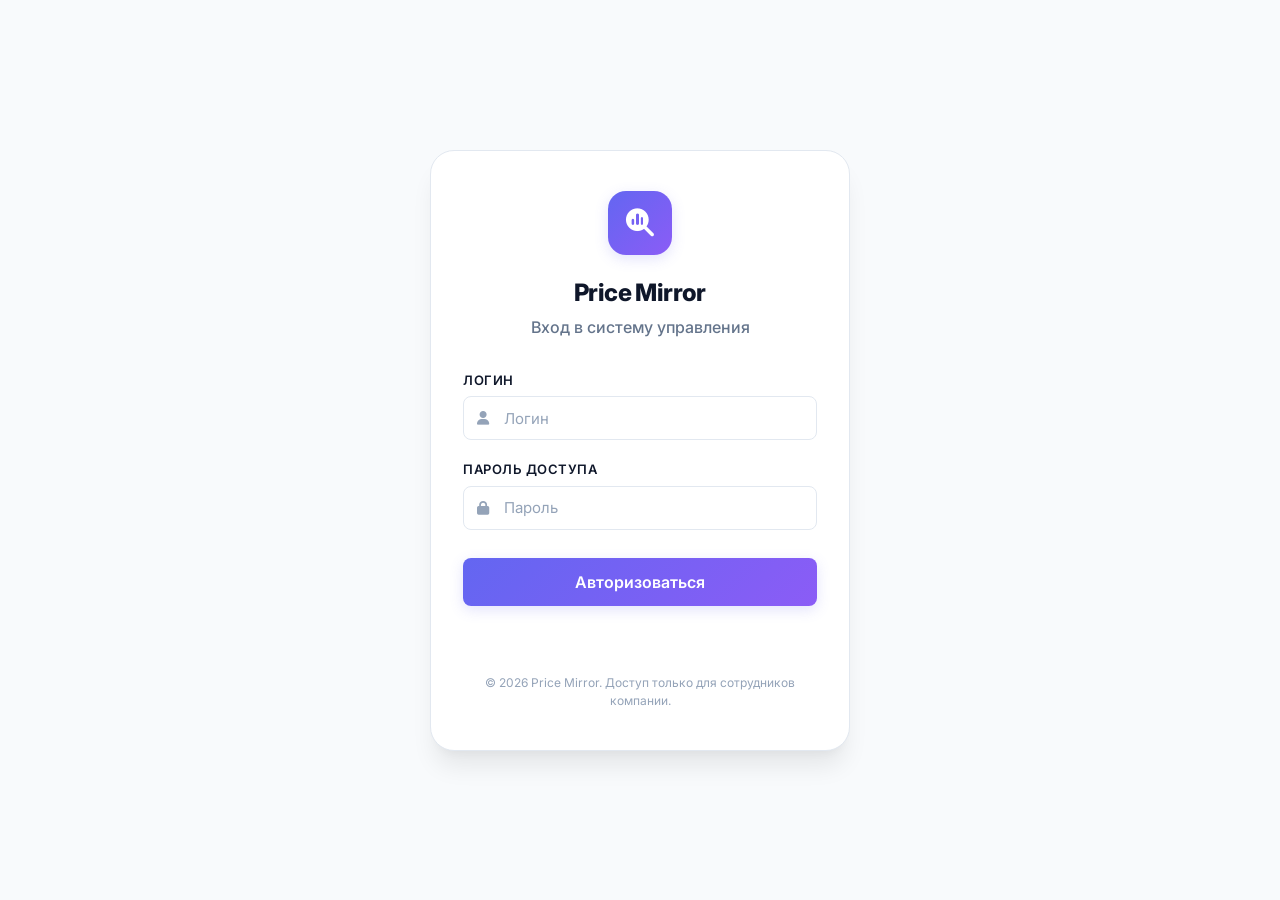
<file: templates/login.html>
<!DOCTYPE html>
<html lang="ru">
<head>
    <meta charset="UTF-8">
    <meta name="viewport" content="width=device-width, initial-scale=1.0">
    <title>Вход | Price Mirror</title>
    <link rel="stylesheet" href="/static/style.css">
    <link rel="stylesheet" href="https://cdnjs.cloudflare.com/ajax/libs/font-awesome/6.4.0/css/all.min.css">
</head>
<body class="auth-page">
    <div class="auth-card">
        <div class="auth-icon">
            <i class="fa-solid fa-magnifying-glass-chart"></i>
        </div>
        <h1 class="auth-title">Price Mirror</h1>
        <p class="auth-subtitle">Вход в систему управления</p>
        
        <form id="loginForm">
            <div class="form-group" style="text-align:left">
                <label class="form-label text-muted uppercase text-xs">Логин</label>
                <div class="form-input-icon">
                    <i class="fa-solid fa-user"></i>
                    <input class="form-input" type="text" id="username" name="username" placeholder="Логин" required autocomplete="username">
                </div>
            </div>

            <div class="form-group" style="text-align:left">
                <label class="form-label text-muted uppercase text-xs">Пароль доступа</label>
                <div class="form-input-icon">
                    <i class="fa-solid fa-lock"></i>
                    <input class="form-input" type="password" id="password" name="password" placeholder="Пароль" required autocomplete="current-password">
                </div>
            </div>

            <button type="submit" class="btn btn-primary btn-lg w-full" style="margin-top:8px">
                Авторизоваться
            </button>
        </form>

        <div id="loginMsg" aria-live="polite"></div>
        
        <div class="auth-footer">
            &copy; 2026 Price Mirror. Доступ только для сотрудников компании.
        </div>
    </div>

    <script>
        document.getElementById('loginForm').addEventListener('submit', async (e) => {
            e.preventDefault();
            const username = document.getElementById('username').value;
            const password = document.getElementById('password').value;
            const msgEl = document.getElementById('loginMsg');
            
            try {
                const formData = new FormData();
                formData.append('username', username);
                formData.append('password', password);
                
                const response = await fetch('/api/login', {
                    method: 'POST',
                    body: formData
                });
                
                const data = await response.json();
                if (response.ok) {
                    window.location.href = '/';
                } else if (response.status === 429) {
                    msgEl.innerText = data.message || 'Слишком много попыток. Подождите 5 минут.';
                } else {
                    msgEl.innerText = data.message || 'Неверный пароль доступа';
                }
            } catch (err) {
                console.error(err);
                msgEl.innerText = 'Сбой подключения к серверу';
            }
        });
    </script>
</body>
</html>
</file>
<file: static/style.css>
/* ============================================================
   Price Mirror — Design System v2
   8px grid · Inter · Light/Dark · WCAG 2.1 AA
   ============================================================ */
@import url('https://fonts.googleapis.com/css2?family=Inter:wght@400;500;600;700;800&display=swap');

/* ---- Design Tokens ---- */
:root {
    /* --- Color Palette --- */
    --c-indigo-50:  #eef2ff; --c-indigo-100: #e0e7ff; --c-indigo-200: #c7d2fe;
    --c-indigo-500: #6366f1; --c-indigo-600: #4f46e5; --c-indigo-700: #4338ca;
    --c-violet-500: #8b5cf6; --c-violet-600: #7c3aed;
    --c-emerald-500:#10b981; --c-emerald-600:#059669; --c-emerald-50:#ecfdf5;
    --c-red-500:    #ef4444; --c-red-600:    #dc2626; --c-red-50:    #fef2f2;
    --c-amber-500:  #f59e0b; --c-amber-600:  #d97706; --c-amber-50:  #fffbeb;
    --c-cyan-500:   #06b6d4; --c-cyan-50:    #ecfeff;
    --c-slate-50:   #f8fafc; --c-slate-100:  #f1f5f9; --c-slate-200: #e2e8f0;
    --c-slate-300:  #cbd5e1; --c-slate-400:  #94a3b8; --c-slate-500: #64748b;
    --c-slate-600:  #475569; --c-slate-700:  #334155; --c-slate-800: #1e293b;
    --c-slate-900:  #0f172a; --c-slate-950:  #020617;

    /* --- Semantic Tokens (Light) --- */
    --primary:          var(--c-indigo-500);
    --primary-hover:    var(--c-indigo-600);
    --primary-active:   var(--c-indigo-700);
    --primary-ghost:    var(--c-indigo-50);
    --secondary:        var(--c-violet-500);
    --success:          var(--c-emerald-500);
    --success-bg:       var(--c-emerald-50);
    --danger:           var(--c-red-500);
    --danger-bg:        var(--c-red-50);
    --warning:          var(--c-amber-500);
    --warning-bg:       var(--c-amber-50);
    --accent:           var(--c-cyan-500);

    --bg-canvas:        var(--c-slate-50);
    --bg-surface:       #ffffff;
    --bg-surface-hover: var(--c-slate-50);
    --bg-elevated:      #ffffff;
    --bg-sidebar:       #ffffff;

    --text-primary:     var(--c-slate-900);
    --text-secondary:   var(--c-slate-500);
    --text-tertiary:    var(--c-slate-400);
    --text-on-primary:  #ffffff;
    --text-on-danger:   #b91c1c;

    --border:           var(--c-slate-200);
    --border-focus:     var(--c-indigo-200);
    --border-hover:     var(--c-slate-300);

    --shadow-xs:   0 1px 2px rgb(0 0 0/.05);
    --shadow-sm:   0 1px 3px rgb(0 0 0/.06), 0 1px 2px rgb(0 0 0/.04);
    --shadow-md:   0 4px 6px -1px rgb(0 0 0/.07), 0 2px 4px -2px rgb(0 0 0/.05);
    --shadow-lg:   0 10px 15px -3px rgb(0 0 0/.08), 0 4px 6px -4px rgb(0 0 0/.04);
    --shadow-xl:   0 20px 25px -5px rgb(0 0 0/.08), 0 8px 10px -6px rgb(0 0 0/.04);
    --shadow-card: 0 1px 3px rgb(0 0 0/.04), 0 1px 2px rgb(0 0 0/.02);
    --shadow-primary: 0 4px 14px rgb(99 102 241/.18);

    --radius-xs:  4px;  --radius-sm:  6px;  --radius-md:  8px;
    --radius-lg: 12px;  --radius-xl: 16px;  --radius-2xl: 24px;
    --radius-full: 9999px;

    --font: 'Inter', system-ui, -apple-system, sans-serif;
    --transition-fast: 150ms cubic-bezier(.4,0,.2,1);
    --transition-base: 200ms cubic-bezier(.4,0,.2,1);
    --transition-slow: 300ms cubic-bezier(.4,0,.2,1);
    --primary-gradient: linear-gradient(135deg, var(--c-indigo-500), var(--c-violet-500));
}

/* ---- Dark Mode ---- */
[data-theme="dark"] {
    --bg-canvas:        var(--c-slate-950);
    --bg-surface:       var(--c-slate-900);
    --bg-surface-hover: var(--c-slate-800);
    --bg-elevated:      var(--c-slate-800);
    --bg-sidebar:       var(--c-slate-900);

    --text-primary:     var(--c-slate-100);
    --text-secondary:   var(--c-slate-400);
    --text-tertiary:    var(--c-slate-500);

    --border:           var(--c-slate-700);
    --border-focus:     var(--c-indigo-500);
    --border-hover:     var(--c-slate-600);

    --primary-ghost:    rgba(99,102,241,.12);
    --success-bg:       rgba(16,185,129,.12);
    --danger-bg:        rgba(239,68,68,.12);
    --warning-bg:       rgba(245,158,11,.12);

    --shadow-xs:   0 1px 2px rgb(0 0 0/.2);
    --shadow-sm:   0 1px 3px rgb(0 0 0/.25);
    --shadow-md:   0 4px 6px rgb(0 0 0/.3);
    --shadow-lg:   0 10px 15px rgb(0 0 0/.3);
    --shadow-xl:   0 20px 25px rgb(0 0 0/.35);
    --shadow-card: 0 1px 3px rgb(0 0 0/.15);
    --shadow-primary: 0 4px 14px rgb(99 102 241/.25);
}

/* ---- Reset & Base ---- */
*, *::before, *::after { margin:0; padding:0; box-sizing:border-box; }

html { font-size: 16px; scroll-behavior: smooth; }

body {
    font-family: var(--font);
    background: var(--bg-canvas);
    color: var(--text-primary);
    line-height: 1.5;
    -webkit-font-smoothing: antialiased;
    -moz-osx-font-smoothing: grayscale;
}

/* Focus visible — keyboard accessibility */
:focus-visible {
    outline: 2px solid var(--primary);
    outline-offset: 2px;
    border-radius: var(--radius-sm);
}
:focus:not(:focus-visible) { outline: none; }

/* ================================================================
   LAYOUT
   ================================================================ */
.app-layout {
    display: grid;
    grid-template-columns: 264px 1fr;
    min-height: 100vh;
}

/* ---- Sidebar ---- */
.sidebar {
    background: var(--bg-sidebar);
    border-right: 1px solid var(--border);
    padding: 24px 16px;
    display: flex;
    flex-direction: column;
    position: sticky;
    top: 0;
    height: 100vh;
    overflow-y: auto;
    z-index: 100;
}

.sidebar-logo {
    font-size: 1.25rem;
    font-weight: 800;
    letter-spacing: -0.025em;
    padding: 0 8px;
    margin-bottom: 32px;
    background: var(--primary-gradient);
    -webkit-background-clip: text;
    background-clip: text;
    -webkit-text-fill-color: transparent;
    display: flex;
    align-items: center;
    gap: 10px;
}
.sidebar-logo i { font-size: 1.375rem; }

.nav-menu { list-style: none; flex: 1; }
.nav-item { margin-bottom: 4px; }

.nav-link {
    display: flex;
    align-items: center;
    gap: 10px;
    padding: 10px 12px;
    color: var(--text-secondary);
    text-decoration: none;
    border-radius: var(--radius-md);
    font-weight: 500;
    font-size: 0.9375rem;
    cursor: pointer;
    transition: background var(--transition-fast), color var(--transition-fast), box-shadow var(--transition-fast);
    user-select: none;
    min-height: 44px;
    position: relative;
}
.nav-link i:first-child { font-size: 1.125rem; width: 20px; text-align: center; flex-shrink: 0; }
.nav-link .nav-text:not(.nav-badge) { flex: 1; min-width: 0; white-space: nowrap; overflow: hidden; text-overflow: ellipsis; }
.nav-link .nav-badge { flex: 0 0 auto; }
.nav-link:hover { background: var(--bg-surface-hover); color: var(--text-primary); }
.nav-link.active {
    background: var(--primary-gradient);
    color: var(--text-on-primary);
    box-shadow: var(--shadow-primary);
    font-weight: 600;
}

.sidebar-footer {
    margin-top: auto;
    padding-top: 16px;
    border-top: 1px solid var(--border);
}
.sidebar-footer .nav-link { color: var(--danger); }
.sidebar-footer .nav-link:hover { background: var(--danger-bg); }

/* ---- Main Content ---- */
.main-content {
    padding: 32px 40px;
    overflow-y: auto;
    height: 100vh;
}
.container { max-width: 1200px; margin: 0 auto; }

/* ---- Sections ---- */
.content-section {
    display: none;
    animation: fadeSlideIn .35s ease-out;
}
.content-section.active { display: block; }

@keyframes fadeSlideIn {
    from { opacity: 0; transform: translateY(6px); }
    to   { opacity: 1; transform: translateY(0); }
}

/* ================================================================
   TYPOGRAPHY
   ================================================================ */
.page-header { margin-bottom: 32px; }
.page-title {
    font-size: 1.875rem;
    font-weight: 800;
    letter-spacing: -0.025em;
    line-height: 1.2;
    color: var(--text-primary);
}
.page-subtitle {
    font-size: 1rem;
    color: var(--text-secondary);
    margin-top: 4px;
    font-weight: 400;
}

.section-title {
    font-size: 1.125rem;
    font-weight: 700;
    display: flex;
    align-items: center;
    gap: 10px;
    margin-bottom: 20px;
    color: var(--text-primary);
}
.section-title i { font-size: 1rem; }

/* ================================================================
   CARDS
   ================================================================ */
.card {
    background: var(--bg-surface);
    border: 1px solid var(--border);
    border-radius: var(--radius-xl);
    padding: 24px;
    box-shadow: var(--shadow-card);
    margin-bottom: 24px;
    transition: box-shadow var(--transition-base);
    min-width: 0;
    overflow: hidden;
}
.card:hover { box-shadow: var(--shadow-sm); }
.card--flush { padding: 0; }
.card--compact { padding: 16px; margin-bottom: 0; }
.card--stat {
    padding: 20px;
    margin-bottom: 0;
    position: relative;
}
.card--stat::before {
    content: '';
    position: absolute;
    left: 0; top: 12px; bottom: 12px;
    width: 4px;
    border-radius: 0 4px 4px 0;
    background: var(--_accent, var(--border));
}
.card--stat.danger  { --_accent: var(--danger); }
.card--stat.accent  { --_accent: var(--accent); }
.card--stat.success { --_accent: var(--success); }

.stat-label {
    font-size: 0.8125rem;
    font-weight: 600;
    color: var(--text-secondary);
    margin-bottom: 4px;
}
.stat-value {
    font-size: 1.625rem;
    font-weight: 800;
    color: var(--text-primary);
    line-height: 1.2;
}
.stat-value.danger { color: var(--danger); }

/* ================================================================
   GRID UTILITIES
   ================================================================ */
.grid-2 { display: grid; grid-template-columns: repeat(2, 1fr); gap: 24px; }
.grid-4 { display: grid; grid-template-columns: repeat(4, 1fr); gap: 16px; }
.grid-auto { display: grid; grid-template-columns: repeat(auto-fit, minmax(min(320px, 100%), 1fr)); gap: 24px; }
.gap-sm { gap: 8px; }  .gap-md { gap: 16px; }  .gap-lg { gap: 24px; }
.mb-0 { margin-bottom: 0 !important; }
.mb-sm { margin-bottom: 8px; }  .mb-md { margin-bottom: 16px; }
.mb-lg { margin-bottom: 24px; }  .mb-xl { margin-bottom: 32px; }
.mt-lg { margin-top: 24px; }
.max-w-md { max-width: 800px; }

/* Flex helpers */
.flex { display: flex; }
.flex-col { flex-direction: column; }
.flex-wrap { flex-wrap: wrap; }
.items-center { align-items: center; }
.items-start { align-items: flex-start; }
.items-end { align-items: flex-end; }
.justify-between { justify-content: space-between; }
.justify-center { justify-content: center; }
.justify-end { justify-content: flex-end; }
.flex-1 { flex: 1; }
.flex-shrink-0 { flex-shrink: 0; }
.gap-xs { gap: 4px; } .gap-sm { gap: 8px; } .gap-md { gap: 16px; } .gap-lg { gap: 24px; }

.text-center { text-align: center; }
.text-right { text-align: right; }
.text-muted { color: var(--text-secondary); }
.text-danger { color: var(--danger); }
.text-success { color: var(--success); }
.font-bold { font-weight: 700; }
.font-extrabold { font-weight: 800; }
.text-sm { font-size: 0.875rem; }
.text-xs { font-size: 0.75rem; }
.text-lg { font-size: 1.125rem; }
.text-xl { font-size: 1.25rem; }
.text-2xl { font-size: 1.625rem; }
.uppercase { text-transform: uppercase; letter-spacing: 0.04em; }
.truncate { overflow: hidden; text-overflow: ellipsis; white-space: nowrap; }
.w-full { width: 100%; }
.relative { position: relative; }
.sticky { position: sticky; top: 16px; z-index: 50; }

/* ================================================================
   BUTTONS
   ================================================================ */
.btn {
    display: inline-flex;
    align-items: center;
    justify-content: center;
    gap: 8px;
    padding: 10px 20px;
    border-radius: var(--radius-md);
    font-weight: 600;
    font-size: 0.875rem;
    font-family: inherit;
    cursor: pointer;
    border: none;
    transition: all var(--transition-fast);
    user-select: none;
    white-space: nowrap;
    min-height: 44px;
    text-decoration: none;
    line-height: 1;
}
.btn:active { transform: scale(.97); }

.btn-primary {
    background: var(--primary-gradient);
    color: var(--text-on-primary);
    box-shadow: var(--shadow-primary);
}
.btn-primary:hover { filter: brightness(1.08); box-shadow: 0 6px 20px rgb(99 102 241/.25); }

.btn-secondary {
    background: var(--bg-surface);
    color: var(--text-primary);
    border: 1px solid var(--border);
    box-shadow: var(--shadow-xs);
}
.btn-secondary:hover { background: var(--bg-surface-hover); border-color: var(--border-hover); }

.btn-ghost {
    background: transparent;
    color: var(--text-secondary);
    border: none;
    box-shadow: none;
    padding: 8px;
}
.btn-ghost:hover { background: var(--bg-surface-hover); color: var(--text-primary); }

.btn-danger { background: var(--danger); color: white; }
.btn-danger:hover { background: var(--c-red-600); }

.btn-success { background: var(--success); color: white; }
.btn-success:hover { background: var(--c-emerald-600); }

.btn-sm { padding: 6px 12px; font-size: 0.8125rem; min-height: 36px; gap: 6px; }
.btn-lg { padding: 14px 28px; font-size: 1rem; min-height: 48px; }
.btn-icon { width: 40px; height: 40px; padding: 0; border-radius: var(--radius-md); }
.btn-icon.sm { width: 36px; height: 36px; }
.btn-icon.round { border-radius: var(--radius-full); }

/* Reset default button styles so they don't interfere */
button { all: unset; box-sizing: border-box; cursor: pointer; font-family: inherit; }

/* ================================================================
   FORMS
   ================================================================ */
.form-group { margin-bottom: 20px; overflow: hidden; }

.form-label {
    display: block;
    margin-bottom: 6px;
    font-size: 0.8125rem;
    font-weight: 600;
    color: var(--text-primary);
}
.form-label i { margin-right: 4px; }

.form-input,
.form-select {
    width: 100%;
    max-width: 100%;
    padding: 10px 14px;
    border-radius: var(--radius-md);
    border: 1px solid var(--border);
    background: var(--bg-surface);
    color: var(--text-primary);
    font-size: 0.9375rem;
    font-family: inherit;
    transition: border-color var(--transition-fast), box-shadow var(--transition-fast);
    min-height: 44px;
    outline: none;
    box-sizing: border-box;
    -webkit-appearance: none;
    appearance: none;
}
.form-select { cursor: pointer; background-image: url("data:image/svg+xml,%3Csvg xmlns='http://www.w3.org/2000/svg' width='12' height='12' fill='%2364748b' viewBox='0 0 16 16'%3E%3Cpath d='M1.5 5.5l6.5 6.5 6.5-6.5'/%3E%3C/svg%3E"); background-repeat: no-repeat; background-position: right 14px center; padding-right: 36px; }

.form-input:focus, .form-select:focus {
    border-color: var(--primary);
    box-shadow: 0 0 0 3px var(--primary-ghost);
}
.form-input::placeholder { color: var(--text-tertiary); }

.form-input-icon {
    position: relative;
}
.form-input-icon i {
    position: absolute;
    left: 14px;
    top: 50%;
    transform: translateY(-50%);
    color: var(--text-tertiary);
    font-size: 0.875rem;
    pointer-events: none;
    z-index: 1;
}
.form-input-icon .form-input,
.form-input-icon .form-select {
    padding-left: 40px;
}

.form-hint {
    font-size: 0.75rem;
    color: var(--primary);
    font-weight: 600;
    margin-top: 4px;
    display: none;
}
.form-hint.visible { display: block; }

/* ================================================================
   PRODUCT LIST
   ================================================================ */
.product-item {
    display: flex;
    align-items: center;
    padding: 14px 16px;
    border-bottom: 1px solid var(--border);
    transition: background var(--transition-fast);
    gap: 12px;
}
.product-item:last-child { border-bottom: none; }
.product-item:hover { background: var(--bg-surface-hover); }

.product-thumb {
    width: 48px;
    height: 48px;
    border-radius: var(--radius-md);
    overflow: hidden;
    background: var(--bg-surface-hover);
    border: 1px solid var(--border);
    flex-shrink: 0;
    display: flex;
    align-items: center;
    justify-content: center;
}
.product-thumb img { width: 100%; height: 100%; object-fit: cover; }
.product-thumb i { font-size: 1.125rem; color: var(--text-tertiary); }

.product-info { flex: 1; min-width: 0; }
.product-name { font-weight: 700; font-size: 0.9375rem; color: var(--text-primary); white-space: nowrap; overflow: hidden; text-overflow: ellipsis; }
.product-meta { font-size: 0.75rem; color: var(--text-secondary); font-weight: 500; text-transform: uppercase; letter-spacing: 0.04em; white-space: nowrap; overflow: hidden; text-overflow: ellipsis; }

.product-price-col { text-align: right; margin-right: 16px; flex-shrink: 0; }

.price { font-weight: 700; color: var(--primary); font-size: 1.0625rem; white-space: nowrap; }

.product-actions { display: flex; gap: 6px; flex-shrink: 0; }

/* Competitor product items */
.competitor-product-item {
    padding: 14px 16px;
    border-bottom: 1px solid var(--border);
    transition: background var(--transition-fast);
    width: 100%;
    max-width: 100%;
    box-sizing: border-box;
    overflow: hidden;
}
.competitor-product-item:last-child { border-bottom: none; }
.competitor-product-item:hover { background: var(--bg-surface-hover); }

.comp-card {
    display: flex;
    flex-direction: column;
    gap: 10px;
    width: 100%;
    max-width: 100%;
    overflow: hidden;
}

.comp-header {
    display: flex;
    align-items: center;
    gap: 10px;
    width: 100%;
    max-width: 100%;
    overflow: hidden;
}
.comp-header-text {
    flex: 1 1 0%;
    min-width: 0;
    max-width: 100%;
    overflow: hidden;
}
.comp-name {
    font-weight: 700;
    font-size: 0.9375rem;
    color: var(--text-primary);
    white-space: nowrap;
    overflow: hidden;
    text-overflow: ellipsis;
    display: block;
}
.comp-meta {
    display: flex;
    align-items: center;
    gap: 8px;
    margin-top: 2px;
    font-size: 0.75rem;
    color: var(--text-secondary);
    font-weight: 500;
    white-space: nowrap;
    overflow: hidden;
    text-overflow: ellipsis;
}
.comp-store {
    text-transform: uppercase;
    letter-spacing: 0.04em;
    font-weight: 600;
    flex-shrink: 0;
}
.comp-link {
    color: var(--primary);
    text-decoration: none;
    font-weight: 600;
    white-space: nowrap;
    flex-shrink: 0;
}
.comp-link:hover { text-decoration: underline; }
.comp-link i { font-size: 0.55rem; margin-left: 2px; }

.comp-footer {
    display: flex;
    align-items: center;
    justify-content: space-between;
    gap: 12px;
    width: 100%;
}

.comp-prices-grid {
    display: flex;
    gap: 20px;
    align-items: center;
    flex: 1;
    min-width: 0;
}
.comp-price-block {
    display: flex;
    flex-direction: column;
    align-items: flex-start;
    gap: 2px;
}
.comp-price-label {
    font-size: 0.65rem;
    font-weight: 600;
    color: var(--text-tertiary);
    text-transform: uppercase;
    letter-spacing: 0.03em;
    line-height: 1;
}
.comp-price-value {
    font-weight: 700;
    font-size: 0.95rem;
    color: var(--primary);
    white-space: nowrap;
}

.comp-delete-btn {
    display: flex;
    align-items: center;
    justify-content: center;
    width: 32px;
    min-width: 32px;
    height: 32px;
    border-radius: var(--radius-md);
    border: 1px solid var(--border);
    background: var(--bg-surface);
    color: var(--text-tertiary);
    cursor: pointer;
    transition: all var(--transition-fast);
    flex-shrink: 0;
    font-size: 0.8rem;
}
.comp-delete-btn:hover {
    color: var(--danger);
    border-color: var(--danger);
    background: var(--danger-bg);
}

input[type="checkbox"] {
    width: 18px;
    height: 18px;
    cursor: pointer;
    accent-color: var(--primary);
    flex-shrink: 0;
}

/* ================================================================
   STATUS BADGES
   ================================================================ */
.badge {
    display: inline-flex;
    align-items: center;
    gap: 6px;
    padding: 3px 10px;
    border-radius: var(--radius-full);
    font-size: 0.6875rem;
    font-weight: 700;
    text-transform: uppercase;
    letter-spacing: 0.03em;
    line-height: 1;
    white-space: nowrap;
}

/* Status pill (competitor diff) */
.status-pill {
    display: inline-flex;
    align-items: center;
    justify-content: center;
    padding: 4px 12px;
    border-radius: var(--radius-full);
    font-size: 0.75rem;
    font-weight: 700;
    white-space: nowrap;
    min-width: 80px;
    background: var(--bg-surface-hover);
    color: var(--text-secondary);
}
.status-pill.status-danger {
    background: var(--danger-bg);
    color: #b91c1c;
}
.status-pill.status-success {
    background: var(--success-bg);
    color: #15803d;
}
.status-pill.status-warning {
    background: var(--warning-bg);
    color: #a16207;
}
[data-theme="dark"] .status-pill.status-danger { color: var(--danger); }
[data-theme="dark"] .status-pill.status-success { color: var(--success); }
[data-theme="dark"] .status-pill.status-warning { color: var(--warning); }
.badge-dot {
    width: 6px;
    height: 6px;
    border-radius: 50%;
    background: currentColor;
    flex-shrink: 0;
}
.badge-success { background: var(--success-bg); color: #15803d; }
.badge-warning { background: var(--warning-bg); color: #a16207; }
.badge-danger  { background: var(--danger-bg);  color: #b91c1c; }
[data-theme="dark"] .badge-success { color: var(--success); }
[data-theme="dark"] .badge-warning { color: var(--warning); }
[data-theme="dark"] .badge-danger  { color: var(--danger); }

/* ================================================================
   BATCH ACTION BAR
   ================================================================ */
.batch-bar {
    display: none;
    position: sticky;
    top: 16px;
    background: var(--primary);
    padding: 12px 20px;
    border-radius: var(--radius-lg);
    justify-content: space-between;
    align-items: center;
    z-index: 50;
    box-shadow: var(--shadow-lg);
    margin-bottom: 16px;
    color: white;
    font-weight: 700;
    animation: fadeSlideIn .25s ease-out;
}
.batch-bar.active { display: flex; }

/* ================================================================
   FILTER BAR
   ================================================================ */
.filter-bar {
    display: flex;
    justify-content: space-between;
    align-items: center;
    gap: 12px;
    margin-bottom: 24px;
}
.filter-group {
    display: flex;
    gap: 10px;
    flex-wrap: wrap;
    align-items: center;
    flex: 1;
    justify-content: flex-end;
}
.filter-group .form-input-icon { min-width: 220px; }
.filter-group .form-select { width: auto; min-width: 160px; }

/* Competitor toolbar */
.toolbar {
    display: flex;
    justify-content: space-between;
    align-items: center;
    padding: 12px 16px;
    margin-bottom: 16px;
    background: var(--primary-ghost);
    border-radius: var(--radius-md);
    border: 1px solid var(--border);
    gap: 12px;
    flex-wrap: wrap;
}
.toolbar-title {
    display: flex;
    align-items: center;
    gap: 10px;
    font-size: 1rem;
    font-weight: 700;
}
.toolbar-filters {
    display: flex;
    gap: 10px;
    align-items: center;
    flex-wrap: wrap;
}
.toolbar-batch {
    display: none;
    align-items: center;
    gap: 12px;
    animation: fadeSlideIn .25s ease-out;
}
.toolbar-batch.active { display: flex; }

/* ================================================================
   REPORT TABS
   ================================================================ */
.report-tabs {
    display: flex;
    gap: 6px;
    margin-bottom: 24px;
    overflow-x: auto;
    -webkit-overflow-scrolling: touch;
    padding-bottom: 4px;
}
.report-tab {
    display: inline-flex;
    align-items: center;
    gap: 6px;
    padding: 8px 16px;
    border-radius: var(--radius-md);
    font-weight: 600;
    font-size: 0.8125rem;
    cursor: pointer;
    border: 1px solid var(--border);
    background: var(--bg-surface);
    color: var(--text-secondary);
    transition: all var(--transition-fast);
    white-space: nowrap;
    font-family: inherit;
}
.report-tab:hover { background: var(--bg-surface-hover); color: var(--text-primary); border-color: var(--border-hover); }
.report-tab.active {
    background: var(--primary);
    color: var(--text-on-primary);
    border-color: var(--primary);
    box-shadow: var(--shadow-primary);
}

.report-panel { display: none; }
.report-panel.active { display: block; }

/* ================================================================
   HEATMAP LEGEND
   ================================================================ */
.heatmap-legend {
    display: flex;
    gap: 20px;
    margin-top: 16px;
    font-size: 0.8125rem;
    color: var(--text-secondary);
    flex-wrap: wrap;
}
.heatmap-legend span { display: inline-flex; align-items: center; gap: 6px; }
.legend-swatch {
    display: inline-block;
    width: 14px;
    height: 14px;
    border-radius: 3px;
    vertical-align: middle;
}

/* ================================================================
   CHART CONTAINER
   ================================================================ */
.chart-container { position: relative; min-height: 350px; }
.chart-container--tall { height: 500px; }

/* ================================================================
   COVERAGE GRID
   ================================================================ */
.coverage-grid {
    display: grid;
    grid-template-columns: 300px 1fr;
    gap: 24px;
    align-items: start;
}

/* ================================================================
   SETTINGS SECTION
   ================================================================ */
.settings-grid { display: grid; grid-template-columns: 1fr 1fr; gap: 24px; }
.settings-actions { display: flex; gap: 12px; align-items: center; flex-wrap: wrap; }
.settings-result { font-size: 0.875rem; font-weight: 600; }

/* User list table in settings */
.user-list table { width: 100%; border-collapse: collapse; }
.user-list th { font-size: 0.75rem; text-transform: uppercase; color: var(--text-tertiary); letter-spacing: 0.03em; }
.user-list td { vertical-align: middle; }

/* Store color row */
.store-color-row {
    display: flex;
    align-items: center;
    gap: 12px;
    padding: 10px 0;
    border-bottom: 1px solid var(--border);
}
.store-color-row:last-child { border-bottom: none; }
.color-picker {
    width: 36px;
    height: 36px;
    border: 2px solid var(--border);
    border-radius: var(--radius-sm);
    cursor: pointer;
    padding: 2px;
    flex-shrink: 0;
}
.store-color-info { flex: 1; }
.store-color-name { font-weight: 700; font-size: 0.9375rem; }
.store-color-domain { font-size: 0.75rem; color: var(--text-secondary); }

/* ================================================================
   ANALYTICS MODAL
   ================================================================ */
.modal-overlay {
    display: none;
    position: fixed;
    inset: 0;
    background: rgba(15, 23, 42, 0.45);
    backdrop-filter: blur(6px);
    z-index: 1000;
    transition: opacity var(--transition-base);
}
.modal-overlay.active { display: block; }

.analytics-modal {
    display: none;
    position: fixed;
    top: 8%;
    right: 8%;
    left: 8%;
    bottom: 8%;
    z-index: 2000;
    overflow-y: auto;
    background: var(--bg-surface);
    border: 1px solid var(--border);
    border-radius: var(--radius-2xl);
    padding: 32px;
    box-shadow: var(--shadow-xl);
    animation: fadeSlideIn .3s ease-out;
}
.analytics-modal.active { display: block; }

.modal-header {
    display: flex;
    justify-content: space-between;
    align-items: flex-start;
    margin-bottom: 24px;
}
.modal-title {
    font-size: 1.5rem;
    font-weight: 800;
    margin-bottom: 8px;
}

.price-cards { display: grid; grid-template-columns: 1fr 1fr; gap: 16px; margin-bottom: 24px; }
.price-card {
    background: var(--bg-surface-hover);
    border-radius: var(--radius-lg);
    padding: 20px;
    text-align: center;
    border: 1px solid var(--border);
}
.price-card-label {
    font-size: 0.8125rem;
    color: var(--text-secondary);
    font-weight: 600;
    margin-bottom: 4px;
}
.price-card-value {
    font-size: 1.75rem;
    font-weight: 800;
}

/* ================================================================
   AUTH PAGE
   ================================================================ */
.auth-page {
    display: flex;
    align-items: center;
    justify-content: center;
    min-height: 100vh;
    padding: 24px;
    background: var(--bg-canvas);
}
.auth-card {
    width: 100%;
    max-width: 420px;
    background: var(--bg-surface);
    padding: 40px 32px;
    border-radius: var(--radius-2xl);
    box-shadow: var(--shadow-xl);
    border: 1px solid var(--border);
    text-align: center;
}
.auth-icon {
    width: 64px;
    height: 64px;
    background: var(--primary-gradient);
    border-radius: 18px;
    display: flex;
    align-items: center;
    justify-content: center;
    margin: 0 auto 20px;
    color: white;
    font-size: 1.75rem;
    box-shadow: var(--shadow-primary);
}
.auth-title {
    font-size: 1.5rem;
    font-weight: 800;
    letter-spacing: -0.025em;
    margin-bottom: 4px;
}
.auth-subtitle {
    color: var(--text-secondary);
    font-weight: 500;
    margin-bottom: 32px;
}
.auth-footer {
    margin-top: 32px;
    font-size: 0.75rem;
    color: var(--text-tertiary);
    line-height: 1.5;
}
#loginMsg {
    margin-top: 16px;
    font-size: 0.875rem;
    color: var(--danger);
    font-weight: 600;
    min-height: 1.25rem;
}

/* ================================================================
   LOADING SPINNER
   ================================================================ */
.spinner-overlay {
    position: fixed;
    inset: 0;
    background: rgba(255,255,255,.85);
    backdrop-filter: blur(8px);
    display: none;
    justify-content: center;
    align-items: center;
    z-index: 10000;
}
[data-theme="dark"] .spinner-overlay { background: rgba(2,6,23,.85); }
.spinner-overlay.active { display: flex; }

.spinner {
    width: 48px;
    height: 48px;
    border: 3px solid var(--border);
    border-top-color: var(--primary);
    border-radius: 50%;
    animation: spin .8s linear infinite;
}
.spinner-text { margin-top: 12px; font-weight: 700; color: var(--primary); font-size: 0.9375rem; }
@keyframes spin { to { transform: rotate(360deg); } }

/* ================================================================
   THEME TOGGLE
   ================================================================ */
.theme-toggle {
    display: flex;
    align-items: center;
    justify-content: center;
    width: 40px;
    height: 40px;
    border-radius: var(--radius-md);
    border: 1px solid var(--border);
    background: var(--bg-surface);
    color: var(--text-secondary);
    cursor: pointer;
    transition: all var(--transition-fast);
    font-size: 1rem;
}
.theme-toggle:hover { background: var(--bg-surface-hover); color: var(--text-primary); }

/* ================================================================
   ANIMATIONS
   ================================================================ */
@keyframes fadeSlideUp {
    from { opacity: 0; transform: translateY(16px); }
    to { opacity: 1; transform: translateY(0); }
}
@keyframes countPulse {
    0% { transform: scale(1); }
    50% { transform: scale(1.05); }
    100% { transform: scale(1); }
}
@keyframes shimmer {
    0% { background-position: -400px 0; }
    100% { background-position: 400px 0; }
}
@keyframes pulseGlow {
    0%, 100% { opacity: 1; }
    50% { opacity: .5; }
}

/* Stat card entrance animation */
.card--stat {
    animation: fadeSlideUp .5s ease-out both;
}
.card--stat:nth-child(1) { animation-delay: 0s; }
.card--stat:nth-child(2) { animation-delay: .08s; }
.card--stat:nth-child(3) { animation-delay: .16s; }
.card--stat:nth-child(4) { animation-delay: .24s; }

.stat-value[data-animate] {
    animation: countPulse .4s ease-out;
}

/* Skeleton loader */
.skeleton {
    background: linear-gradient(90deg, var(--bg-surface-hover) 25%, var(--border) 50%, var(--bg-surface-hover) 75%);
    background-size: 800px 100%;
    animation: shimmer 1.5s infinite linear;
    border-radius: var(--radius-md);
}
.skeleton-row {
    display: flex;
    align-items: center;
    gap: 12px;
    padding: 14px 16px;
    border-bottom: 1px solid var(--border);
}
.skeleton-circle { width: 48px; height: 48px; border-radius: var(--radius-md); flex-shrink: 0; }
.skeleton-lines { flex: 1; display: flex; flex-direction: column; gap: 8px; }
.skeleton-line { height: 12px; border-radius: 4px; }
.skeleton-line--short { width: 40%; }
.skeleton-line--medium { width: 70%; }
.skeleton-line--price { width: 80px; height: 16px; margin-left: auto; }

/* Status dot pulse */
.status-dot-pulse {
    display: inline-block;
    width: 8px;
    height: 8px;
    border-radius: 50%;
    flex-shrink: 0;
    position: relative;
}
.status-dot-pulse::after {
    content: '';
    position: absolute;
    inset: -3px;
    border-radius: 50%;
    border: 2px solid currentColor;
    opacity: 0;
    animation: pulseGlow 2s ease-out infinite;
}
.status-dot-pulse.success { background: var(--success); color: var(--success); }
.status-dot-pulse.warning { background: var(--warning); color: var(--warning); }
.status-dot-pulse.danger { background: var(--danger); color: var(--danger); }
.status-dot-pulse.neutral { background: var(--text-tertiary); color: var(--text-tertiary); }
.status-dot-pulse.neutral::after { animation: none; }

/* Gradient accent top bar on key cards */
.card--accent-top {
    position: relative;
    overflow: hidden;
}
.card--accent-top::before {
    content: '';
    position: absolute;
    top: 0;
    left: 0;
    right: 0;
    height: 3px;
    background: var(--primary-gradient);
    border-radius: var(--radius-xl) var(--radius-xl) 0 0;
}

/* Sidebar active indicator */
.nav-link.active::before {
    content: '';
    position: absolute;
    left: -16px;
    top: 8px;
    bottom: 8px;
    width: 4px;
    border-radius: 0 4px 4px 0;
    background: white;
}
.nav-badge {
    background: rgba(255,255,255,.2);
    color: white;
    font-size: 0.6rem;
    font-weight: 700;
    padding: 1px 4px;
    border-radius: var(--radius-full);
    text-align: center;
    line-height: 1.3;
    flex-shrink: 0;
    flex-grow: 0;
    white-space: nowrap;
    display: inline-block;
}
.nav-link:not(.active) .nav-badge {
    background: var(--primary-ghost);
    color: var(--primary);
}

/* ================================================================
   MOBILE BURGER
   ================================================================ */
.burger-btn {
    display: none;
    position: fixed;
    top: 12px;
    left: 12px;
    z-index: 3000;
    width: 44px;
    height: 44px;
    border-radius: var(--radius-md);
    background: var(--primary-gradient);
    color: white;
    font-size: 1.125rem;
    align-items: center;
    justify-content: center;
    box-shadow: var(--shadow-md);
}
.burger-btn:active { transform: scale(.95); }

.sidebar-overlay {
    display: none;
    position: fixed;
    inset: 0;
    background: rgba(15,23,42,.55);
    backdrop-filter: blur(4px);
    z-index: 1999;
}
.sidebar-overlay.active { display: block; }

/* ================================================================
   RESPONSIVE
   ================================================================ */

/* Tablet: icon sidebar */
@media (max-width: 1024px) {
    .app-layout { grid-template-columns: 64px 1fr; }
    .nav-text, .sidebar-logo span, .nav-badge { display: none; }
    .sidebar { padding: 20px 8px; align-items: center; }
    .nav-link { justify-content: center; padding: 10px; }
    .nav-link.active::before { left: -8px; }
    .main-content { padding: 24px 20px; }
    .grid-4 { grid-template-columns: repeat(2, 1fr); }
    .settings-grid { grid-template-columns: 1fr; }
    .coverage-grid { grid-template-columns: 1fr; }
}

/* Mobile: off-canvas sidebar */
@media (max-width: 768px) {
    .burger-btn { display: flex; }
    .app-layout { grid-template-columns: 1fr; }

    .sidebar {
        position: fixed;
        top: 0; left: -280px;
        width: 280px; height: 100vh;
        z-index: 2000;
        transition: left var(--transition-slow);
        padding: 24px 16px;
        align-items: stretch;
        box-shadow: var(--shadow-xl);
    }
    .sidebar.open { left: 0; }
    .sidebar.open .nav-text,
    .sidebar.open .sidebar-logo span { display: inline; }

    /* Mobile sidebar nav links: single line, compact badges */
    .sidebar.open .nav-link {
        display: flex;
        align-items: center;
        gap: 10px;
        flex-wrap: nowrap;
        overflow: hidden;
    }
    .sidebar.open .nav-link .nav-text {
        flex: 1;
        min-width: 0;
        overflow: hidden;
        white-space: nowrap;
        text-overflow: ellipsis;
    }
    .sidebar.open .nav-badge {
        display: inline-block;
        flex: 0 0 auto;
        font-size: 0.6rem;
        padding: 1px 4px;
        margin-left: auto;
    }

    .main-content { padding: 60px 16px 24px; height: auto; min-height: 100vh; }

    .page-title { font-size: 1.375rem !important; }
    .page-subtitle { font-size: 0.875rem; }

    .grid-auto, .grid-2 { grid-template-columns: 1fr; }
    .grid-4 { grid-template-columns: 1fr 1fr; gap: 10px; }
    .card { padding: 16px; border-radius: var(--radius-lg); }

    .filter-bar { flex-direction: column; align-items: stretch; }
    .filter-group { flex-direction: column; }
    .filter-group .form-input-icon,
    .filter-group .form-select,
    .filter-group .custom-dropdown { width: 100% !important; min-width: 0 !important; }

    .toolbar-filters .custom-dropdown,
    .toolbar-filters .form-input-icon { width: 100% !important; min-width: 0 !important; }

    .settings-grid { grid-template-columns: 1fr; }
    .coverage-grid { grid-template-columns: 1fr; }

    .report-tabs { flex-wrap: nowrap; overflow-x: auto; }

    .product-item {
        display: grid;
        grid-template-columns: auto 44px 1fr auto;
        grid-template-rows: auto auto;
        gap: 4px 10px;
        padding: 12px;
        align-items: center;
    }
    /* Row 1: checkbox | thumb | info (spanning col 3-4) */
    .product-item > input[type="checkbox"] {
        grid-row: 1;
        grid-column: 1;
    }
    .product-item > .product-thumb {
        grid-row: 1;
        grid-column: 2;
        width: 44px;
        height: 44px;
    }
    .product-item > .product-info {
        grid-row: 1;
        grid-column: 3 / 5;
        min-width: 0;
    }
    .product-item > .product-info .product-name {
        font-size: 0.85rem;
        line-height: 1.3;
        display: -webkit-box;
        -webkit-line-clamp: 2;
        -webkit-box-orient: vertical;
        overflow: hidden;
    }
    .product-item > .product-info .product-meta {
        font-size: 0.68rem;
        margin-top: 2px;
    }
    /* Row 2: price on left, actions on right */
    .product-item > .product-price-col {
        grid-row: 2;
        grid-column: 2 / 4;
        display: flex;
        align-items: center;
        gap: 8px;
        text-align: left;
        margin-right: 0;
    }
    .product-item > .product-price-col .price {
        font-size: 0.95rem;
    }
    .product-item > .product-price-col .badge {
        font-size: 0.65rem;
        padding: 2px 6px;
    }
    .product-item > .product-actions {
        grid-row: 2;
        grid-column: 4;
        justify-self: end;
        display: flex;
        gap: 4px;
    }
    .product-item > .product-actions .btn-icon.sm {
        width: 30px;
        height: 30px;
        font-size: 0.75rem;
    }

    .analytics-modal { inset: 0; border-radius: 0; padding: 20px; }
    .price-cards { grid-template-columns: 1fr; }

    .toolbar { flex-direction: column; align-items: stretch; }
    .toolbar-filters { flex-direction: column; }
    .toolbar-filters .form-input-icon,
    .toolbar-filters .form-select,
    .toolbar-filters .custom-dropdown { width: 100% !important; min-width: 0 !important; }

    .batch-bar { flex-wrap: wrap; gap: 8px; }

    /* Competitor items mobile layout */
    .competitor-product-item {
        display: block !important;
        grid-template-columns: none !important;
        padding: 10px 12px;
        overflow: hidden;
        width: 100%;
        max-width: 100%;
        box-sizing: border-box;
    }
    .comp-card {
        display: flex;
        flex-direction: column;
        gap: 8px;
        width: 100%;
        max-width: 100%;
        overflow: hidden;
    }
    .comp-header {
        display: flex;
        align-items: center;
        gap: 8px;
        width: 100%;
        max-width: 100%;
        min-width: 0;
        overflow: hidden;
    }
    .comp-header-text {
        flex: 1 1 0%;
        min-width: 0;
        overflow: hidden;
    }
    .comp-name {
        font-size: 0.85rem;
        white-space: nowrap;
        overflow: hidden;
        text-overflow: ellipsis;
        display: block;
        max-width: 100%;
    }
    .comp-meta {
        font-size: 0.7rem;
        white-space: nowrap;
        overflow: hidden;
        text-overflow: ellipsis;
    }
    .comp-delete-btn {
        flex-shrink: 0;
        align-self: center;
        width: 30px;
        min-width: 30px;
        height: 30px;
        font-size: 0.7rem;
    }
    .comp-footer {
        flex-wrap: nowrap;
        gap: 8px;
    }
    .comp-prices-grid {
        gap: 10px;
        flex-wrap: wrap;
    }
    .comp-price-label { font-size: 0.6rem; }
    .comp-price-value { font-size: 0.82rem; }

    /* Statistics header */
    .page-header { flex-wrap: wrap !important; gap: 12px; }

    .settings-actions { flex-wrap: wrap; }

    /* Tables: horizontal scroll */
    #heatmapContainer, #riskTableContainer, #coverageTableContainer { overflow-x: auto; -webkit-overflow-scrolling: touch; }
    #heatmapContainer table, #riskTableContainer table, #coverageTableContainer table { min-width: 600px; }
}

/* Small phones */
@media (max-width: 480px) {
    .grid-4 { grid-template-columns: 1fr; }
    .price { font-size: 0.9375rem; }
    .stat-value { font-size: 1.375rem; }

    .product-item {
        grid-template-columns: 40px 1fr auto;
        gap: 3px 8px;
        padding: 10px;
    }
    .product-item > input[type="checkbox"] {
        display: none;
    }
    .product-item > .product-thumb {
        grid-row: 1;
        grid-column: 1;
        width: 40px;
        height: 40px;
    }
    .product-item > .product-info {
        grid-row: 1;
        grid-column: 2 / 4;
    }
    .product-item > .product-info .product-name {
        font-size: 0.8rem;
    }
    .product-item > .product-info .product-meta {
        font-size: 0.62rem;
    }
    .product-item > .product-price-col {
        grid-row: 2;
        grid-column: 1 / 3;
    }
    .product-item > .product-price-col .price {
        font-size: 0.875rem;
    }
    .product-item > .product-actions {
        grid-row: 2;
        grid-column: 3;
    }
    .product-item > .product-actions .btn-icon.sm {
        width: 28px;
        height: 28px;
        font-size: 0.7rem;
    }
    .category-popup {
        max-width: calc(100vw - 16px);
    }

    /* Competitor items: keep block layout on small phones too */
    .competitor-product-item {
        display: block !important;
        grid-template-columns: none !important;
        padding: 8px 10px;
    }
    .comp-name {
        font-size: 0.8rem;
    }
    .comp-delete-btn {
        width: 28px;
        min-width: 28px;
        height: 28px;
        font-size: 0.65rem;
    }
    .comp-price-value { font-size: 0.78rem; }
    .comp-price-label { font-size: 0.55rem; }

    /* XML modal full-screen on small phones */
    .xml-import-card {
        inset: 0 !important;
        width: 100% !important;
        max-width: 100% !important;
        max-height: 100% !important;
        border-radius: 0 !important;
        transform: none !important;
        top: 0 !important;
        left: 0 !important;
        position: fixed !important;
    }
}

/* ================================================================
   SCROLLBAR (Webkit)
   ================================================================ */
::-webkit-scrollbar { width: 6px; height: 6px; }
::-webkit-scrollbar-track { background: transparent; }
::-webkit-scrollbar-thumb { background: var(--border); border-radius: 3px; }
::-webkit-scrollbar-thumb:hover { background: var(--text-tertiary); }

/* ================================================================
   XML FILE INPUT
   ================================================================ */
.xml-file-input-wrapper {
    display: flex;
    align-items: center;
    gap: 10px;
    padding: 14px 16px;
    border: 2px dashed var(--border);
    border-radius: var(--radius-md);
    cursor: pointer;
    transition: border-color var(--transition-fast), background var(--transition-fast);
    background: var(--bg-surface);
}
.xml-file-input-wrapper:hover {
    border-color: var(--primary);
    background: var(--primary-ghost);
}

.xml-import-card {
    position: fixed;
    top: 50%;
    left: 50%;
    transform: translate(-50%, -50%);
    width: 90%;
    max-width: 800px;
    max-height: 85vh;
    overflow: visible;
    display: flex;
    flex-direction: column;
}
.xml-import-card .custom-dropdown-panel {
    z-index: 10000;
}

/* ================================================================
   CUSTOM DROPDOWN COMPONENT
   Replaces native <select> with styled popup dropdowns
   ================================================================ */
.custom-dropdown {
    position: relative;
    display: inline-block;
    min-width: min(160px, 100%);
    max-width: 100%;
}

.custom-dropdown-trigger {
    display: flex;
    align-items: center;
    justify-content: space-between;
    gap: 8px;
    width: 100%;
    max-width: 100%;
    padding: 10px 14px;
    border-radius: var(--radius-md);
    border: 1px solid var(--border);
    background: var(--bg-surface);
    color: var(--text-primary);
    font-size: 0.9375rem;
    font-family: inherit;
    font-weight: 500;
    cursor: pointer;
    min-height: 44px;
    outline: none;
    transition: border-color var(--transition-fast), box-shadow var(--transition-fast);
    -webkit-user-select: none;
    user-select: none;
}
.custom-dropdown-trigger:hover { border-color: var(--border-hover); }
.custom-dropdown-trigger:focus,
.custom-dropdown.open .custom-dropdown-trigger {
    border-color: var(--primary);
    box-shadow: 0 0 0 3px var(--primary-ghost);
}
.custom-dropdown-trigger .dd-label {
    flex: 1;
    min-width: 0;
    white-space: nowrap;
    overflow: hidden;
    text-overflow: ellipsis;
    text-align: left;
}
.custom-dropdown-trigger .dd-icon {
    font-size: 0.65rem;
    color: var(--text-tertiary);
    transition: transform var(--transition-fast);
    flex-shrink: 0;
}
.custom-dropdown.open .custom-dropdown-trigger .dd-icon { transform: rotate(180deg); }

.custom-dropdown-panel {
    display: none;
    position: fixed;
    z-index: 9000;
    background: #ffffff;
    border: 1px solid var(--border);
    border-radius: var(--radius-lg);
    box-shadow: var(--shadow-lg);
    padding: 4px;
    overflow-y: auto;
    max-height: 280px;
    min-width: 180px;
    max-width: calc(100vw - 16px);
}
[data-theme="dark"] .custom-dropdown-panel { background: var(--bg-elevated); }
/* Panel is now appended to body and shown/hidden via JS, so remove CSS-based toggle */

.custom-dropdown-search {
    position: sticky;
    top: 0;
    padding: 6px;
    background: inherit;
    z-index: 1;
}
.custom-dropdown-search input {
    width: 100%;
    padding: 7px 10px;
    border-radius: var(--radius-sm);
    border: 1px solid var(--border);
    background: var(--bg-surface);
    color: var(--text-primary);
    font-size: 0.82rem;
    outline: none;
}
.custom-dropdown-search input:focus { border-color: var(--primary); }

.dd-option {
    padding: 8px 10px;
    font-size: 0.85rem;
    font-weight: 500;
    border-radius: var(--radius-md);
    cursor: pointer;
    transition: background 0.12s;
    white-space: nowrap;
    overflow: hidden;
    text-overflow: ellipsis;
    display: flex;
    align-items: center;
    gap: 6px;
    color: var(--text-primary);
}
.dd-option:hover { background: var(--bg-surface-hover); }
.dd-option.selected {
    color: var(--primary);
    font-weight: 700;
    background: var(--primary-ghost);
}
.dd-option.selected::before {
    content: '\f00c';
    font-family: 'Font Awesome 6 Free';
    font-weight: 900;
    font-size: 0.65rem;
}
.dd-option.hidden { display: none; }
.dd-empty {
    padding: 12px;
    text-align: center;
    color: var(--text-muted);
    font-size: 0.82rem;
}

/* Category popup — reuse dropdown panel style */
.category-edit-wrapper { position: relative; }

.category-popup {
    position: fixed;
    z-index: 9000;
    background: #ffffff;
    border: 1px solid var(--border);
    border-radius: var(--radius-lg);
    box-shadow: var(--shadow-lg);
    min-width: 220px;
    max-width: calc(100vw - 16px);
    max-height: 280px;
    overflow-y: auto;
    padding: 6px;
}
[data-theme="dark"] .category-popup { background: var(--bg-elevated); }

.category-popup-title {
    padding: 6px 10px 4px;
    font-size: 0.7rem;
    font-weight: 700;
    text-transform: uppercase;
    letter-spacing: 0.04em;
    color: var(--text-muted);
}

.category-popup-item {
    padding: 8px 10px;
    font-size: 0.85rem;
    font-weight: 500;
    border-radius: var(--radius-md);
    cursor: pointer;
    transition: background 0.15s;
    white-space: nowrap;
    overflow: hidden;
    text-overflow: ellipsis;
}

.category-popup-item:hover {
    background: var(--bg-surface-hover);
}

.category-popup-item.active {
    color: var(--primary);
    font-weight: 700;
    background: var(--primary-ghost);
}
</file>
